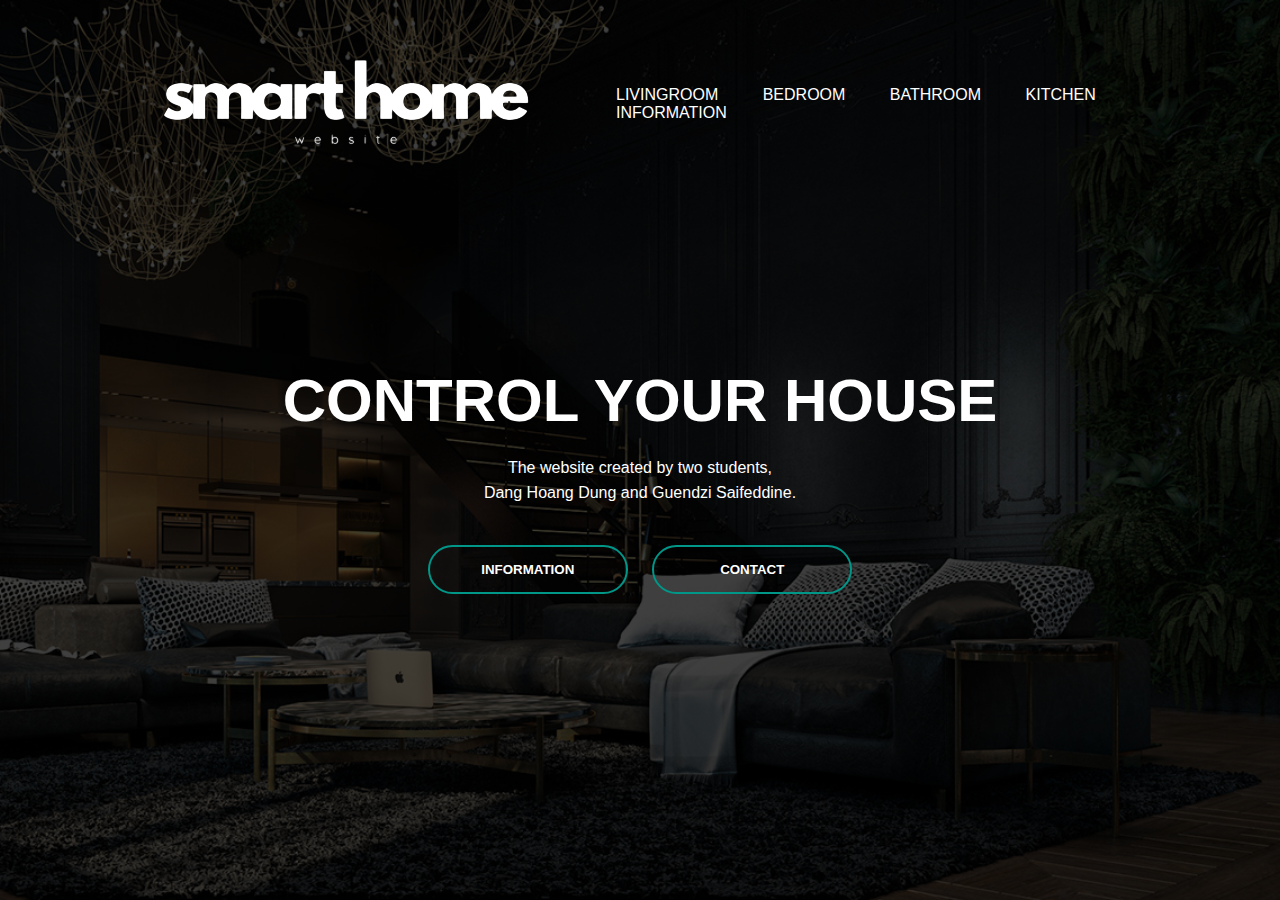
<file: index.html>
<html>
<head>
    <meta charset ="UTF-8">
    <meta name ="viewport" content="width=device-width, initial-scale=1.0">
    <title>Website</title>
    <link rel="stylesheet" href="style.css">
    <script src="script.js"></script>
</head>
<body>
    <div class ="banner">
        <div class="navbar">
            <img src="img/logo.png" class="logo">
            <ul>
                <li><a href="#">Livingroom</a>
                    <div class="sub-navbar-1">
                        <ul>
                            <li><a href="index_camera.html">Camera</a></li>
                            <li><a href="index_capPort.html">Capteur ouvert porte</a></li>
                        </ul>
                    </div>
                </li>
                <li><a href="#">Bedroom</a>
                    <div class="sub-navbar-2">
                        <ul>
                            <li><a href="index_curtain.html">Curtain</a></li>
                            <li><a href="index_lightbull.html">Light</a></li>
                        </ul>
                    </div>
                </li>
                <li><a href="#">Bathroom</a>
                    <div class="sub-navbar-3">
                        <ul>
                            <li><a href="index_capTemp.html">Capteur temperature</a></li>
                        </ul>
                    </div>
                </li>
                <li><a href="#">Kitchen</a>
                    <div class="sub-navbar-4">
                        <ul>
                            <li><a href="index_detectFum.html">Detecteur fumée</a></li>
                        </ul>
                    </div>
                </li>
                <li><a href="#">Information</a>
                    <div class="sub-navbar-5">
                        <ul>
                            <li><a href="index_rechercher.html">Rechercher</a></li>
                        </ul>
                    </div>
                </li>
            </ul>
        </div> 

        <div class="content">
            <h1>CONTROL YOUR HOUSE</h1>
            <p>The website created by two students,<br>Dang Hoang Dung and Guendzi Saifeddine.</p>
            <div>
                <button type="button"><span></span><a href="information.html">INFORMATION</a></button>
                <button type="button"><span></span><a href="contact.html">CONTACT</a></button>
            </div>
        </div>
    </div>
    
</body>
</html>
</file>
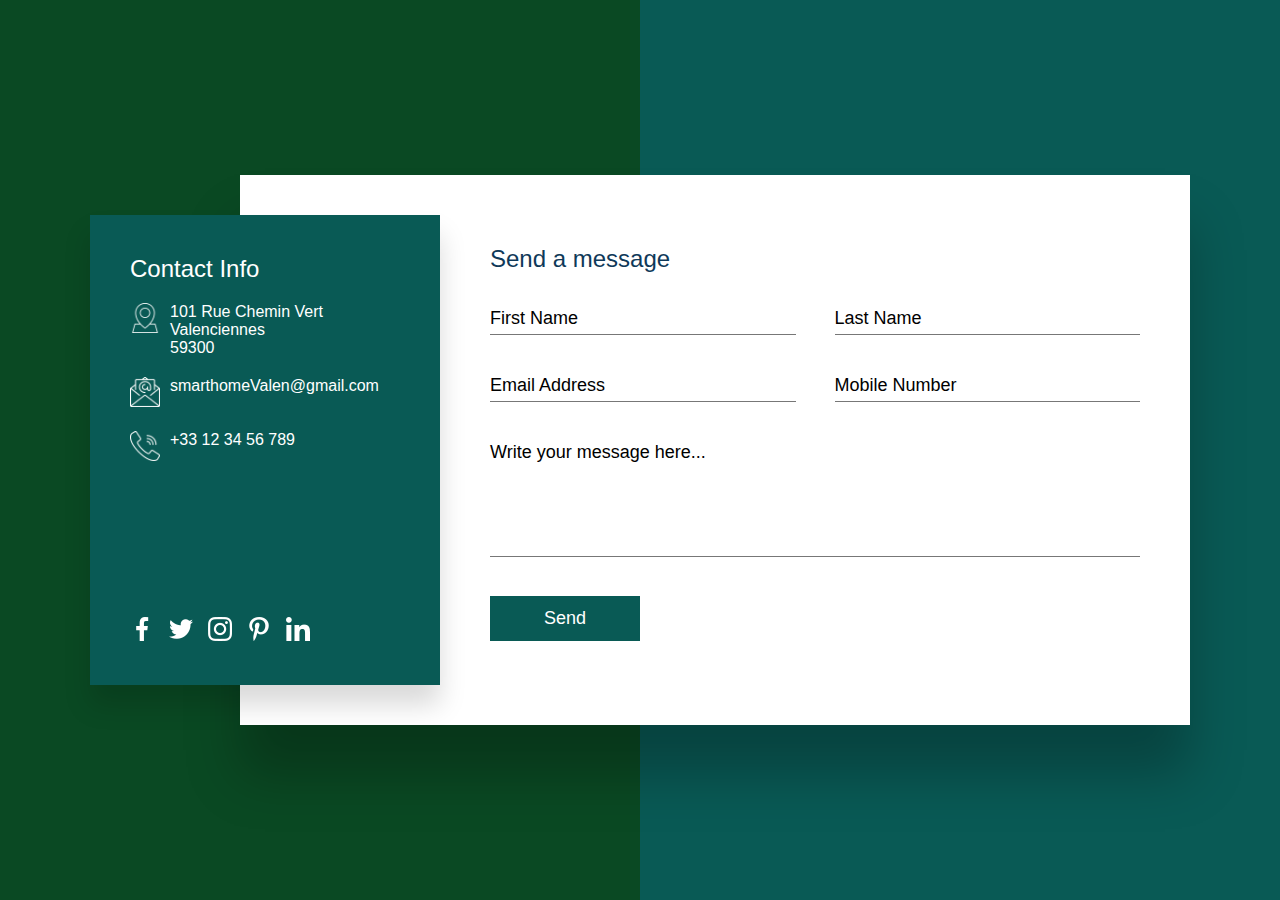
<file: contact.html>
<!DOCTYPE html>
<html>
    <head>
        <meta charset="utf-8">
        <meta name="viewport" content="width=device-width, initial-scale=1.0">
        <title>Contact</title>
        <link rel="stylesheet" href="style5.css">
    </head>
    <body>
        <section>
            <div class= "container">
                <div class= "contactInfo">
                    <div>
                        <h2>Contact Info</h2>
                        <ul class="info">
                            <li>
                                <span><img src="img5/location.png"></span>
                                    <span>101 Rue Chemin Vert<br>
                                    Valenciennes<br>
                                    59300</span>
                            </li>
                            <li>
                                <span><img src="img5/mail.png"></span>
                                <span>smarthomeValen@gmail.com</span>
                            </li>
                            <li>
                                <span><img src="img5/call.png"></span>
                                <span>+33 12 34 56 789</span>
                            </li>
                        </ul>
                    </div>
                    <ul class="sci">
                        <li><a href="#"><img src="img5/1.png"></a></li>
                        <li><a href="#"><img src="img5/2.png"></a></li>
                        <li><a href="#"><img src="img5/3.png"></a></li>
                        <li><a href="#"><img src="img5/4.png"></a></li>
                        <li><a href="#"><img src="img5/5.png"></a></li>
                    </ul>
                </div>

                <div class= "contactForm">
                    <h2>Send a message</h2>
                    <div class="formBox">
                        <div class="inputBox w50">
                            <input type="text" required>
                            <span>First Name</span>
                        </div>
                        <div class="inputBox w50">
                            <input type="text" required>
                            <span>Last Name</span>
                        </div>
                        <div class="inputBox w50">
                            <input type="email" required>
                            <span>Email Address</span>
                        </div>
                        <div class="inputBox w50">
                            <input type="text" required>
                            <span>Mobile Number</span>
                        </div>
                        <div class="inputBox w100">
                            <textarea required></textarea>
                            <span>Write your message here...</span>
                        </div>
                        <div class="inputBox w100">
                            <input type="submit" value="Send">
                        </div>
                    </div>
                </div>
            </div>
        </section>
    </body>
</html>
</file>
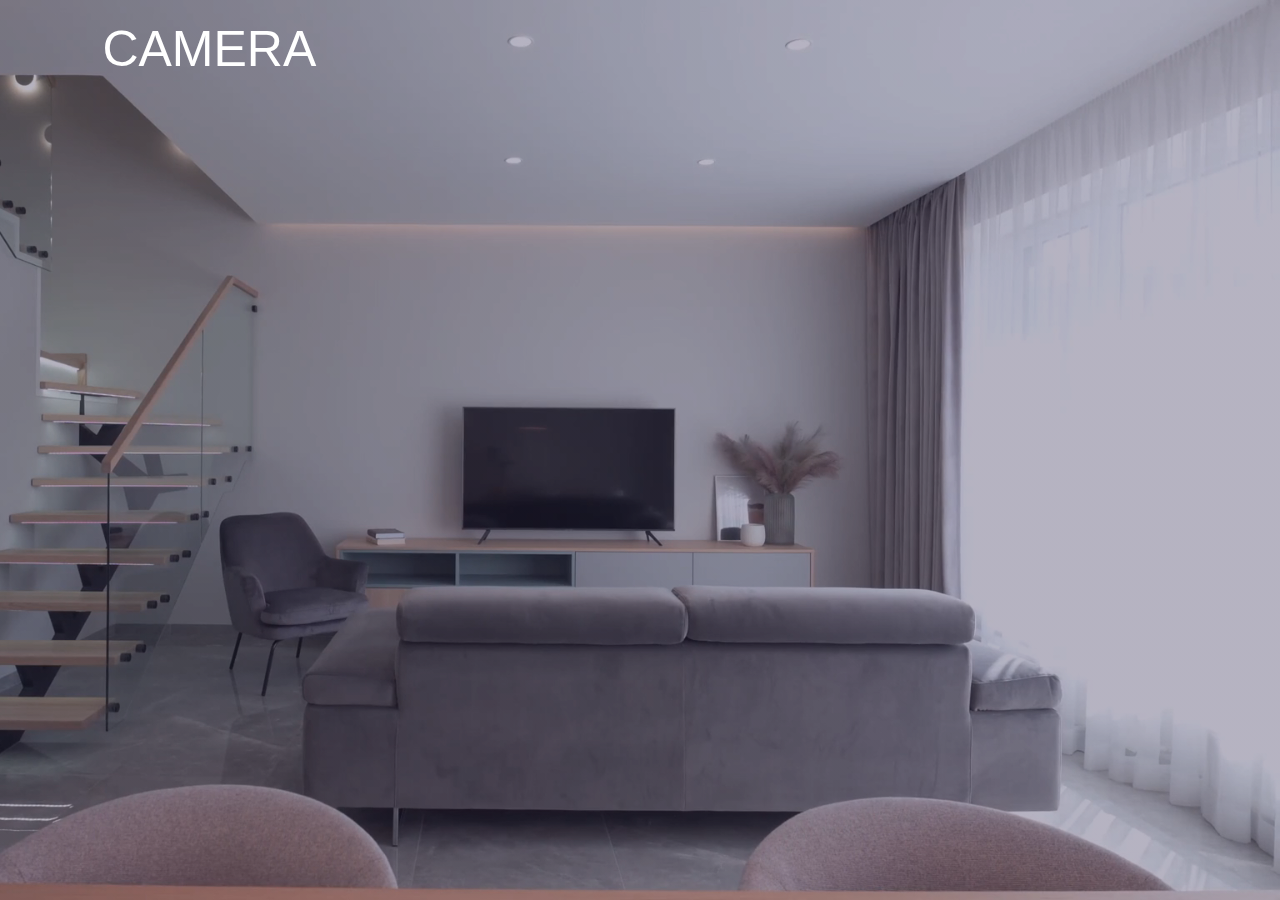
<file: index_camera.html>
<!DOCTYPE html>
<html>
<head>
    <meta name= "viewport" content= "width-device-width, initial-scale=1.0">
    <title>Camera</title>
    <link rel= "stylesheet" href= "style8.css">
</head>
<body>
    <div class="hero">
        <video autoplay loop muted plays-inline class="back-video">
            <source src="img8/livingroom.mp4" type="video/mp4">
        </video>
        <nav>
            <div class="content">
                <h1>CAMERA</h1>
            </div>
        </nav>
    </div>
</body>
</html>
</file>
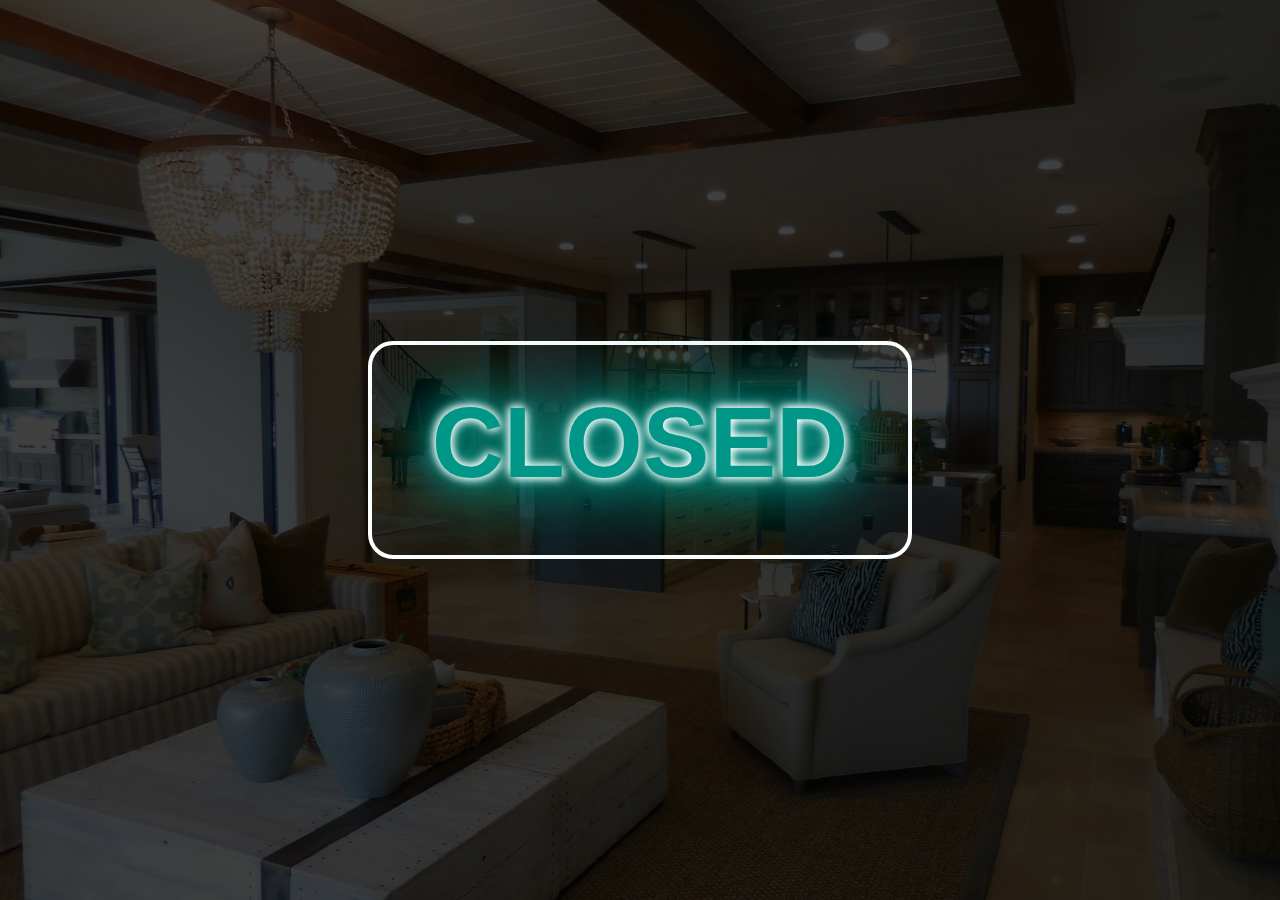
<file: index_capPort.html>
<!DOCTYPE html>
<html>
<head>
    <meta charset="utf-8">
    <title>Capteur Ouvert Porte</title>
    <link rel="stylesheet" href="style9.css">
</head>
<body>
    <h1 id="btn" class="neon">CLOSED</h1>

    <script>
        var btn = document.getElementById("btn");
        btn.onclick = function(){
            if(btn.classList.contains("neon")){
                btn.classList.remove("neon");
                btn.innerHTML = "CLOSED";
            }
            else{
                btn.classList.add("neon");
                btn.innerHTML = "OPEN";
            }
        }
    </script>
</body>
</html>
</file>
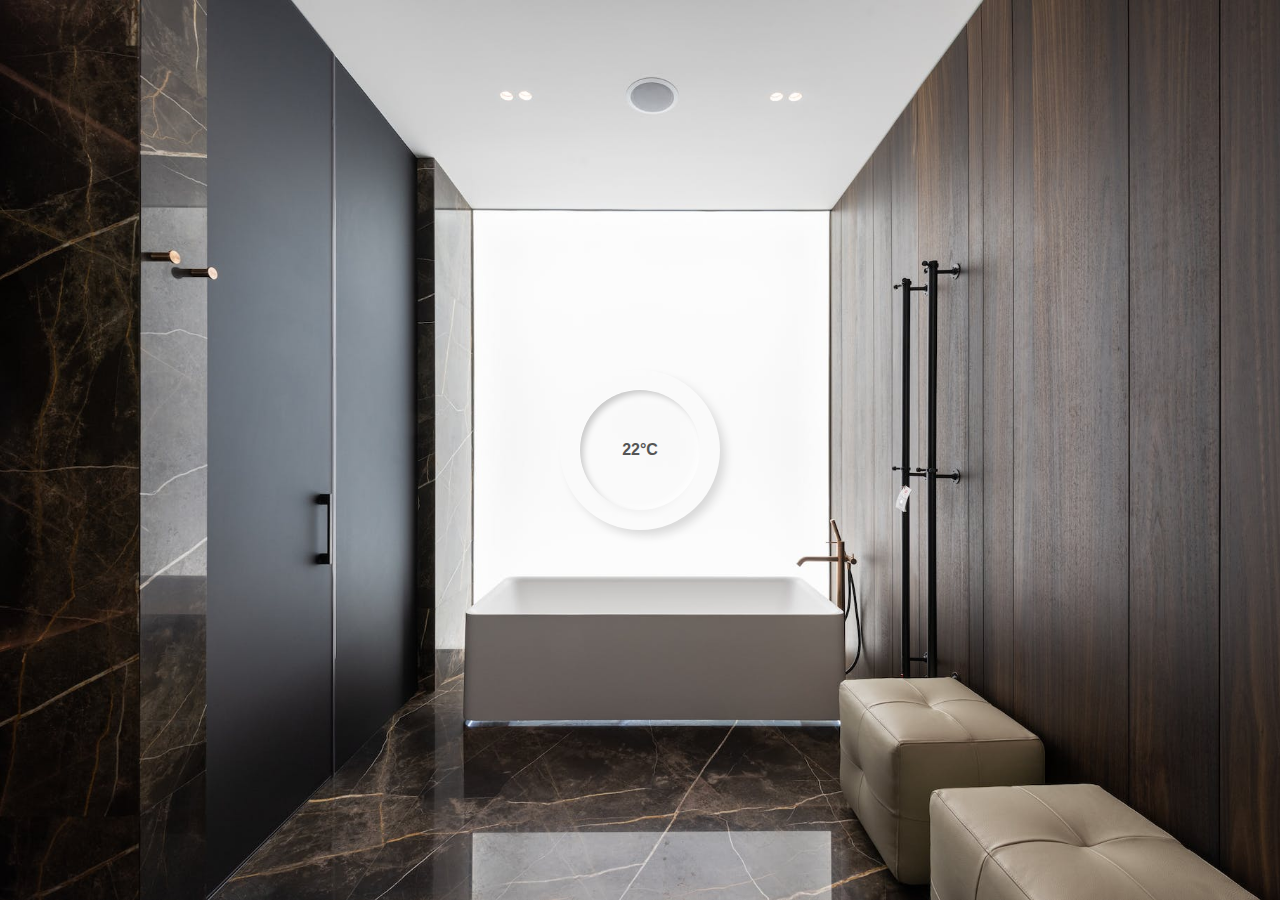
<file: index_capTemp.html>
<!DOCTYPE html>
<html lang="en">
<head>
    <meta charset="UTF-8">
    <meta http-equiv="X-UA-Compatible" content="IE=edge">
    <meta name="viewport" content="width=device-width, initial-scale=1.0">
    <title>Capteur Temperature</title>
    <link rel="stylesheet" href="style10.css">
</head>
<body>
    <div class="skill">
        <div class="outer">
            <div class="inner">
                <div id="number">
                    30°C
                </div>
            </div>
        </div>

        <svg xmlns="http://www.w3.org/2000/svg" version="1.1"
        width="160px" height="160px">
            <defs>
                <linearGradient id="GradientColor">
                    <stop offset="0%" stop-color="#e91e63"/>
                    <stop offset="100%" stop-color="#673ab7"/>
                </linearGradient>
            </defs>
            <circle cx="80" cy="80" r="70" stroke-linecap="round"/>
        </svg>
    </div>
    <script>
        let number = document.getElementById("number");
        let counter = 0;
        setInterval(() =>{
            if(counter == 30){
                clearInterval();
            }
            else{
                counter += 1;
                number.innerHTML = counter + "°C";
            }
        },30);
    </script>
</body>
</html>
</file>
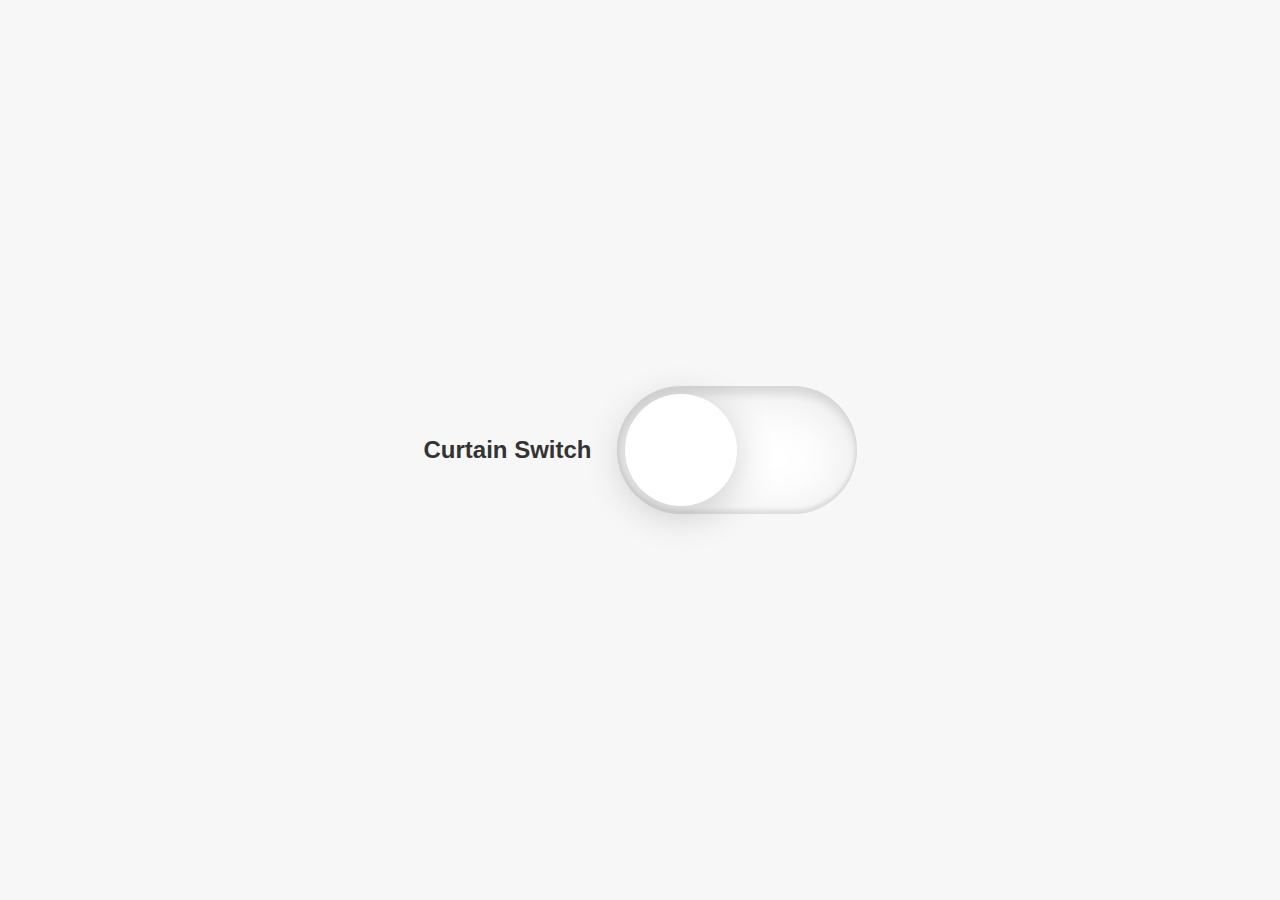
<file: index_curtain.html>
<!DOCTYPE html>
<html lang="en">
<head>
    <meta charset="UTF-8">
    <meta http-equiv="X-UA-Compatible" content="IE=edge">
    <meta name="viewport" content="width=device-width, initial-scale=1.0">
    <title>Curtain Switch</title>

    <link rel="stylesheet" href="style3.css">
    <link rel="stylesheet" href="https://cdnjs.cloudflare.com/ajax/libs/font-awesome/6.1.2/css/all.min.css" integrity="sha512-1sCRPdkRXhBV2PBLUdRb4tMg1w2YPf37qatUFeS7zlBy7jJI8Lf4VHwWfZZfpXtYSLy85pkm9GaYVYMfw5BC1A==" crossorigin="anonymous" referrerpolicy="no-referrer" />
    
</head>
<body>
    <h1 class="curtain-title">Curtain Switch</h1>
    <div class="btn">
        <div class="btn__indicator">
            <div class="btn__icon-container">
                <i class="btn__icon fa-solid"></i>
            </div>
        </div>
    </div>
    <script src="main.js"></script>

</body>
</html>
</file>
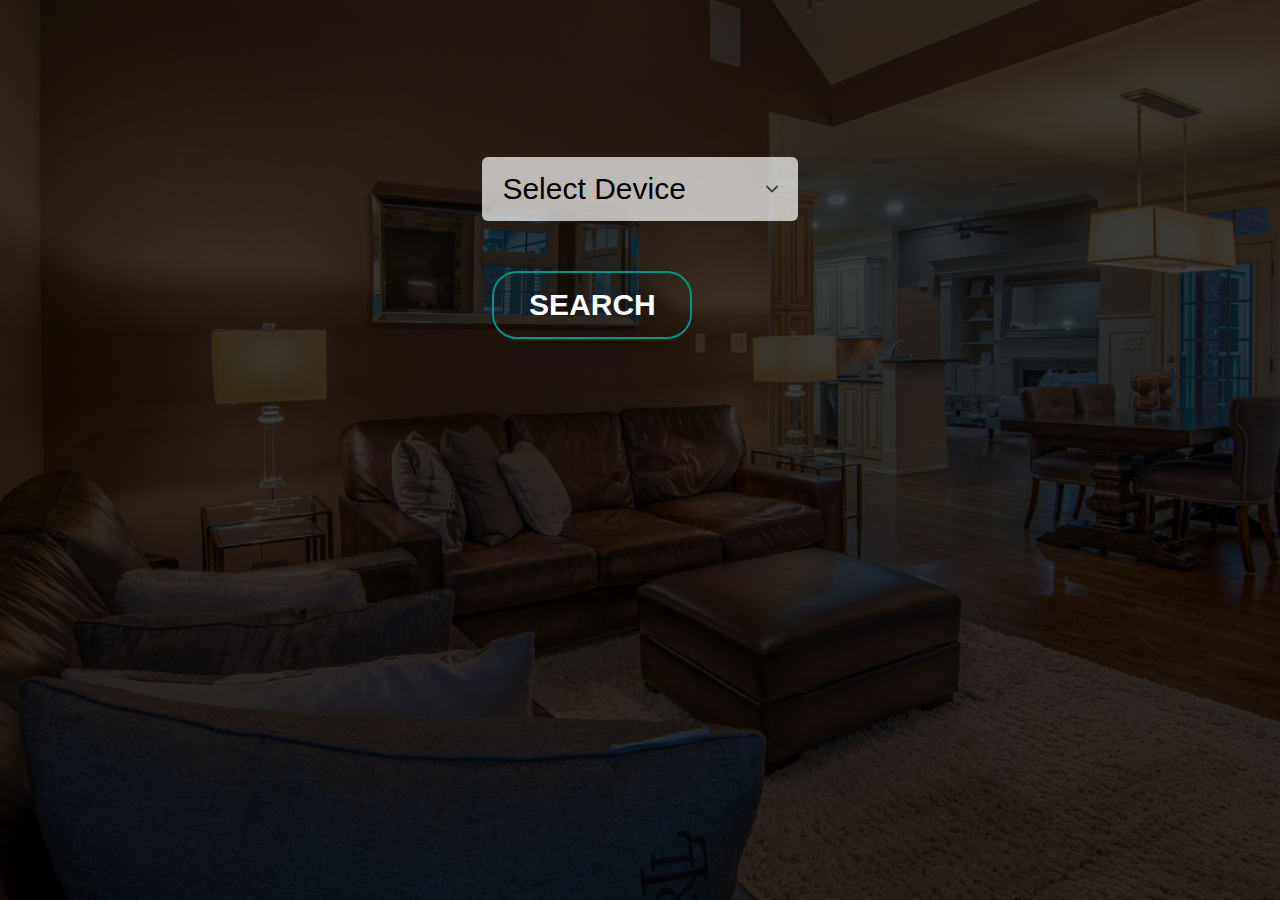
<file: index_rechercher.html>
<html>
<head>
    <title>Rechercher Information</title>
    <link rel="stylesheet" href="style7.css">
</head>
<body>
    <div class="hero">
        <form name="search" action="handle_search.php" method="POST">
            <div class="selector">
                <div id="selectField">
                    <p id="selectText">Select Device   </p>
                    <img src="img7/arrow.png" id="arrowIcon">
                </div>
                <div class="selector-btn-wrapper">
                    <button type="submit" name="search"><span></span>SEARCH</button>
                </div>

                <ul id="list" class="hide">
                    <li class="options">
                        <p>Camera</p>
                    </li>
                    <li class="options">
                        <p>Light</p>
                    </li>
                    <li class="options">
                        <p>Curtain</p>
                    </li>
                    <li class="options">
                        <p>Capteur Ouvert Porte</p>
                    </li>
                    <li class="options">
                        <p>Capteur Temperature</p>
                    </li>
                    <li class="options">
                        <p>Detecteur Fumee</p>
                    </li>
                </ul>

            </div>
            <input type="hidden" id="selectedItem" name="selectedItem">
        </form>
    </div>

    <script>
        var selectField = document.getElementById("selectField");
        var selectText = document.getElementById("selectText");
        var options = document.getElementsByClassName("options");
        var list = document.getElementById("list");
        var arrowIcon = document.getElementById("arrowIcon");

        selectField.onclick = function() {
            list.classList.toggle("hide");
            arrowIcon.classList.toggle("rotate");
        }
        
        for(option of options) {
            option.onclick = function() {
                selectText.innerHTML = this.textContent;
                list.classList.toggle("hide");
                arrowIcon.classList.toggle("rotate");
            }
        }

        document.querySelector('.selector-btn-wrapper button').addEventListener('click', function() {
            var selectedItem = document.getElementById('selectText').textContent.trim(); 
            document.getElementById('selectedItem').value = selectedItem; 
        });
    </script>
</body>

</html>
</file>
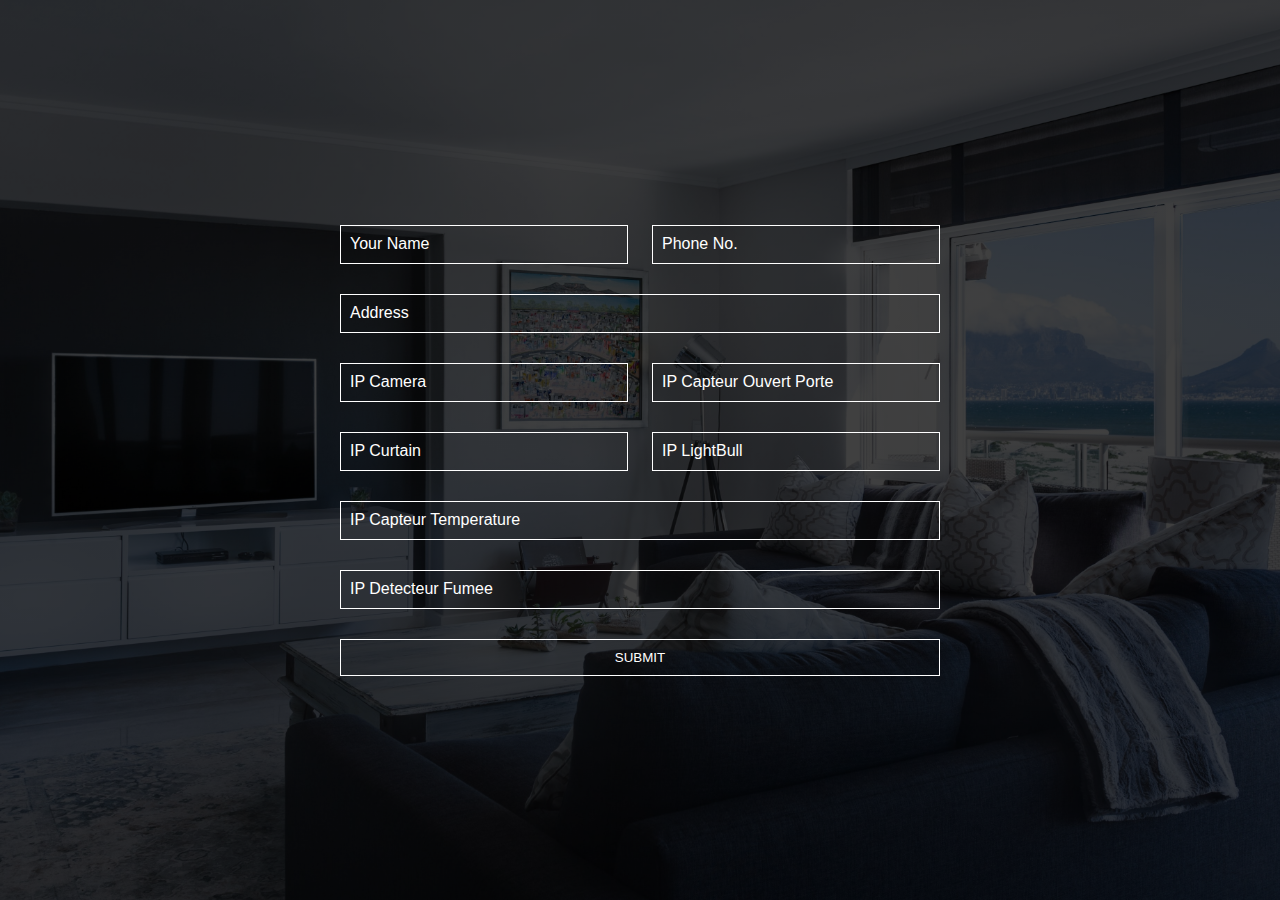
<file: information.html>
<!DOCTYPE html>
<html lang="en">
<head>
    <meta charset="UTF-8">
    <meta http-equiv="X-UA-Compatible" content="IE-edge">
    <meta name = "viewport" content="width=device-width,initial-scale=1.0">
    <title>Information</title>
    <link rel="stylesheet" href="style6.css">
</head>
<body>
    <div class="hero">

        <form action="info_enter.php" method="POST">
            <div class="row">
                <div class="input-group">
                    <input type="text" name="name" required>
                    <label for="name">Your Name</label>
                </div>
                <div class="input-group">
                    <input type="text" name="number" required>
                    <label for="number">Phone No.</label>
                </div>
            </div>
            <div class="input-group">
                <input type="text" name="address" required>
                <label for="address">Address</label>
            </div>

            <div class="row">
                <div class="input-group">
                    <input type="text" name="ip_camera" required>
                    <label for="ip_camera">IP Camera</label>
                </div>
                <div class="input-group">
                    <input type="text" name="ip_capteur_ouvertPorte" required>
                    <label for="ip_capteur_ouvertPorte">IP Capteur Ouvert Porte</label>
                </div>
            </div>
            <div class="row">
                <div class="input-group">
                    <input type="text" name="ip_curtain" required>
                    <label for="ip_curtain">IP Curtain</label>
                </div>
                <div class="input-group">
                    <input type="text" name="ip_light" required>
                    <label for="ip_light">IP LightBull</label>
                </div>
            </div>
            <div class="input-group">
                <input type="text" name="ip_capteur_temperature" required>
                <label for="ip_capteur_temperature">IP Capteur Temperature</label>
            </div>
            <div class="input-group">
                <input type="text" name="ip_detecteur_fumee" required>
                <label for="ip_detecteur_fumee">IP Detecteur Fumee</label>
            </div>

            <button type="submit" id="submitButton">SUBMIT</button>
        </form>

    </div>
    
    <script src="script2.js"></script>
</body>
</html>
</file>
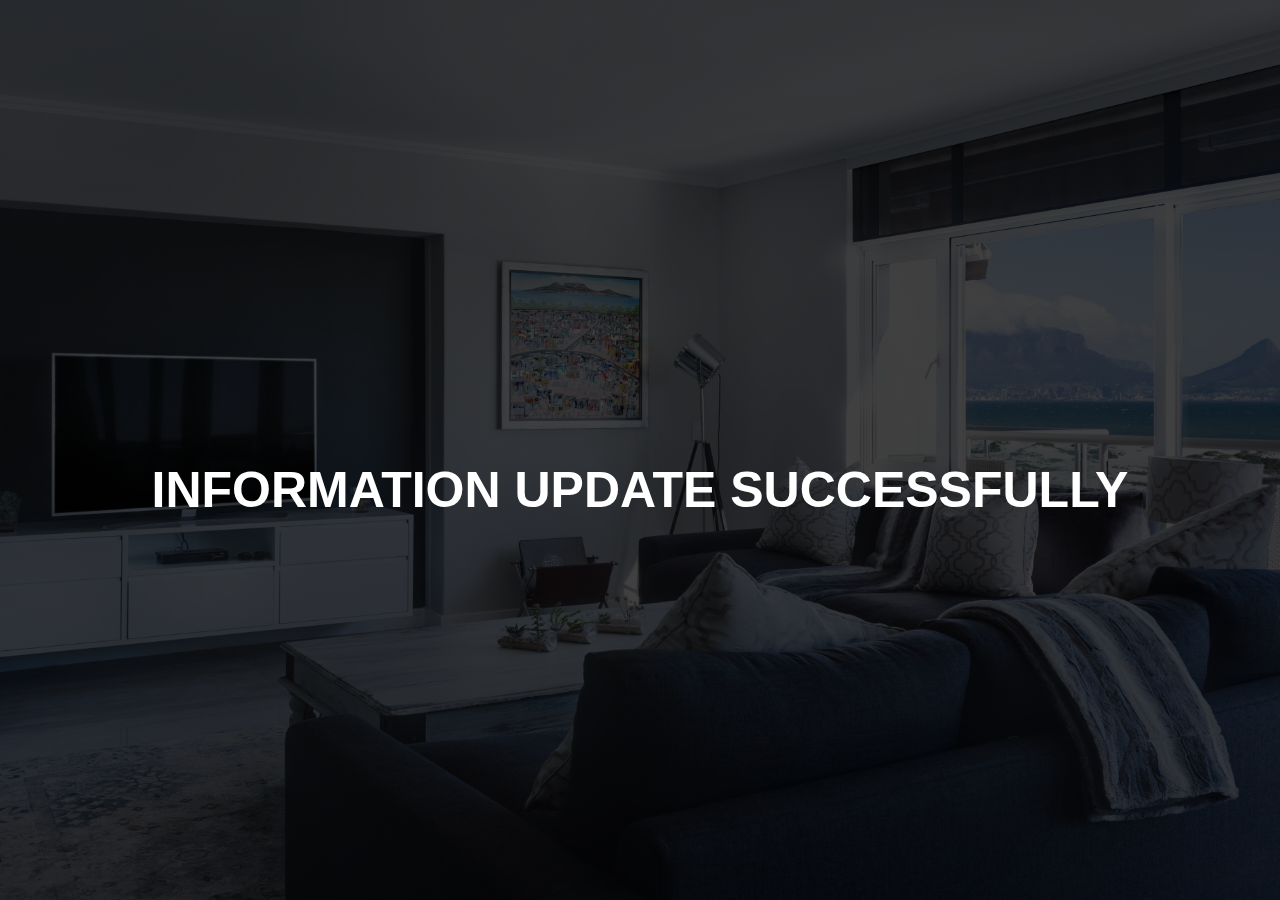
<file: information_update.html>
<!DOCTYPE html>
<html lang="en">

<head>
    <meta charset="UTF-8">
    <meta http-equiv="X-UA-Compatible" content="'IE=edge">
    <meta name="viewport" content="wodth=device-width,initial-scale=1.0">
    <title>Welcome site Smart Home</title>
    <link rel="stylesheet" href="style6_1.css">
</head>

<body>
    <div class="banner">
        <div class="content">
            <h1>INFORMATION UPDATE SUCCESSFULLY</h1>
        </div>
    </div>
</body>

</html>
</file>
<file: style.css>
*{
    margin:0;
    padding: 0;
    font-family: sans-serif;
}
.banner{
    width: 100%;
    height: 100vh;
    background-image: linear-gradient(rgba(0,0,0,0.75),rgba(0,0,0,0.75)),url("img/background.jpg");
    background-size: cover;
    background-position: center;
}
.navbar{
    width: 85%;
    margin: auto;
    padding: 35px 0;
    display: flex;
    align-items: center;
    justify-content: space-between;
}
.logo{
    width: 120 px;
    cursor: pointer;
}
.navbar ul li{
    list-style: none;
    display: inline-block;
    margin: 0 20px;
    position: relative;
}
.navbar ul li a{
    text-decoration: none;
    color: #fff;
    text-transform: uppercase;
}
.sub-navbar-1,
.sub-navbar-2,
.sub-navbar-3,
.sub-navbar-4,
.sub-navbar-5 {
    display: none;
    background: rgba(0, 150, 136, 0.8); 
    padding: 5px;
}
.navbar ul li:hover .sub-navbar-1,
.navbar ul li:hover .sub-navbar-2,
.navbar ul li:hover .sub-navbar-3,
.navbar ul li:hover .sub-navbar-4,
.navbar ul li:hover .sub-navbar-5 {
    display: block;
    position: absolute;
    background: rgb(0, 150, 136);
    margin-top: 15px;
    margin-left: -15px;
    padding: 5px;
    width: 0%;
}
.navbar ul li:hover .sub-navbar-1 ul,
.navbar ul li:hover .sub-navbar-2 ul,
.navbar ul li:hover .sub-navbar-3 ul,
.navbar ul li:hover .sub-navbar-4 ul,
.navbar ul li:hover .sub-navbar-5 ul{
    display: block;
    margin: 5px;
}
.navbar ul li:hover .sub-navbar-1 ul li,
.navbar ul li:hover .sub-navbar-2 ul li,
.navbar ul li:hover .sub-navbar-3 ul li,
.navbar ul li:hover .sub-navbar-4 ul li,
.navbar ul li:hover .sub-navbar-5 ul li{
    width: 150px;
    padding: 10px;
    border-bottom: 1px;
    background: transparent;
    border-radius: 0;
    text-align: left;
}
.navbar ul li:hover .sub-navbar-1 ul li:last-child,
.navbar ul li:hover .sub-navbar-2 ul li:last-child,
.navbar ul li:hover .sub-navbar-3 ul li:last-child,
.navbar ul li:hover .sub-navbar-4 ul li:last-child,
.navbar ul li:hover .sub-navbar-5 ul li:last-child{
    border-bottom: none;
}
.navbar ul li:hover .sub-navbar-1 ul li a:hover,
.navbar ul li:hover .sub-navbar-2 ul li a:hover,
.navbar ul li:hover .sub-navbar-3 ul li a:hover,
.navbar ul li:hover .sub-navbar-4 ul li a:hover,
.navbar ul li:hover .sub-navbar-5 ul li a:hover{
    color: #004a43;
}
.navbar ul li::after{
    content: '';
    height: 3px;
    width: 0;
    background: #009688;
    position: absolute;
    left: 0;
    bottom: -10px; 
    transition: 0.5s;
}
.navbar ul li:hover::after{
    width: 100%;
}
.content{
    width: 100%;
    position: absolute;
    top: 50%;
    transform: translateY(-50%);
    text-align: center;
    color: #fff;
}
.content h1{
    font-size: 60px;
    margin-top: 80px;
}
.content p{
    margin: 20px auto;
    font-weight: 100;
    line-height: 25px; 
}
button{
    width: 200px;
    padding: 15px 0;
    text-align: center;
    margin: 20px 10px;
    border-radius: 25px;
    font-weight: bold;
    border: 2px solid #009688;
    background: transparent;
    color: #fff;
    cursor: pointer;
    position: relative;
    overflow: hidden;
}
span{
    background: #009688;
    height: 100%;
    width: 0%;
    border-radius: 25px;
    position: absolute;
    left: 0;
    bottom: 0;
    z-index: -1;
    transition: 0.5s;
}
button:hover span{
    width: 100%;
}
button:hover{
    border: none;
}
button a {
    text-decoration: none;
    color: white;
    font-weight: bold;
}
</file>
<file: style5.css>
*
{
    margin: 0;
    padding: 0;
    box-sizing: border-box;
    font-family: sans-serif;
}
section
{
    display: flex;
    justify-content: center;
    align-items: center;
    min-height: 100vh;
    background: #095a55;
}
section::before
{
    content: '';
    position: absolute;
    top: 0;
    left: 0;
    width: 50%;
    height: 100%;
    background: #0A4923;
}
.container
{
    position: relative;
    min-width: 1100px;
    min-height: 550px;
    display: flex;
    z-index: 1000;
}
.container .contactInfo
{
    position: absolute;
    top: 40px;
    width: 350px;
    height: calc(100% - 80px);
    background: #095a55;
    z-index: 1;
    padding: 40px;
    display: flex;
    justify-content: center;
    flex-direction: column;
    justify-content: space-between;
    box-shadow: 0 20px 25px rgba(0, 0, 0, 0.15);
}
.container .contactInfo h2
{
    color: #fff;
    font-size: 24px;
    font-weight: 500;
}
.container .contactInfo ul.info
{
    position: relative;
    margin: 20px 0;
}
.container .contactInfo ul.info li
{
    position: relative;
    list-style: none;
    display: flex;
    margin: 20px 0;
    cursor: pointer;
    align-items: flex-start;
}
.container .contactInfo ul.info li span:nth-child(1)
{
    width: 30px;
    min-width: 30px;
}
.container .contactInfo ul.info li span:nth-child(1) img
{
    max-width: 100%;
    filter: invert(1);
}
.container .contactInfo ul.info li span:nth-child(2)
{
    color: #fff;
    margin-left: 10px;
    font-weight: 300;
}
.container .contactInfo ul.sci
{
    position: relative;
    display: flex;
}
.container .contactInfo ul.sci li 
{
    list-style: none;
    margin-right: 15px;
}
.container .contactInfo ul.sci li a
{
    text-decoration: none;
}
.container .contactInfo ul.sci li a img
{
    filter: invert(1);
}
.container .contactForm
{
    position: absolute;
    padding: 70px 50px;
    padding-left: 250px;
    margin-left: 150px;
    width: calc(100% - 150px);
    height: 100%;
    background: #fff;
    box-shadow: 0 50px 50px rgba(0, 0, 0, 0.25);
}
.container .contactForm h2
{
    color: #0f3959;
    font-size: 24px;
    font-weight: 500;
}
.container .contactForm .formBox
{
    position: relative;
    display: flex;
    justify-content: space-between;
    flex-wrap: wrap;
    padding-top: 30px;
}
.container .contactForm .formBox .inputBox
{
    position: relative;
    margin-bottom: 35px;
}
.container .contactForm .formBox .inputBox.w50
{
    width: 47%;
}
.container .contactForm .formBox .inputBox.w100
{
    width: 100%;
}
.container .contactForm .formBox .inputBox input,
.container .contactForm .formBox .inputBox textarea
{
    width: 100%;
    resize: none;
    padding: 5px 0;
    font-size: 18px;
    font-weight: 300;
    color: #333;
    border: none;
    outline: none;
    border-bottom: 1px solid #777;
}
.container .contactForm .formBox .inputBox textarea
{
    height: 120px;
}
.container .contactForm .formBox .inputBox span
{
    position: absolute;
    left: 0;
    padding: 5px 0;
    pointer-events: none;
    font-size: 18px;
    font-weight: 300;
    transition: 0.3s;
}
.container .contactForm .formBox .inputBox input:focus ~ span,
.container .contactForm .formBox .inputBox input:valid ~ span,
.container .contactForm .formBox .inputBox textarea:focus ~ span,
.container .contactForm .formBox .inputBox textarea:valid ~ span
{
    transform: translateY(-20px);
    font-size: 12px;
    font-weight: 400;
    letter-spacing: 1px;
    color: #095a55;
    font-weight: 500;
}
.container .contactForm .formBox .inputBox input[type="submit"]
{
    position: relative;
    cursor: pointer;
    background: #095a55;
    color: #fff;
    border: none;
    max-width: 150px;
    padding: 12px;
}
.container .contactForm .formBox .inputBox input[type="submit"]:hover
{
    background: #0d948b;
}
</file>
<file: style8.css>
*{
    margin:0;
    padding:0;
    box-sizing: border-box;
    font-family: sans-serif;
}
.hero{
    width: 100%;
    height: 100vh;
    background-image: linear-gradient(rgba(12,3,51,0.3),rgba(12,3,51,0.3));
    padding: 0 5%;
    display: flex;
    align-items: center;
    justify-content: center;
}
nav{
    width: 100%;
    position: absolute;
    top: 0;
    left: 0;
    padding: 20px 8%;
    display: flex;
    align-items: center;
    justify-content: space-between;
}
.content h1{
    font-size: 50px;
    color: #fff;
    font-weight: 300;
}
.back-video{
    position: absolute;
    right: 0;
    bottom: 0;
    z-index: -1;
}
@media(min-aspect-ratio: 16/9){
    .back-video{
        width: 100%;
        height: auto;
    }
}
@media(max-aspect-ratio: 16/9){
    .back-video{
        width: auto;
        height: 100%;
    }
}
</file>
<file: style9.css>
*{
    margin: 0;
    padding: 0;
}
body{
    font-family: sans-serif;
    display: flex;
    justify-content: center;
    align-items: center;
    background-image: linear-gradient(rgba(0,0,0,0.75),rgba(0,0,0,0.75)),url("img9/cap_por.jpg");
    background-size: cover;
    background-position: center;
    min-height: 100vh;
}
h1{
    font-size: 100px;
    font-weight: 200px;
    color: #fff;
    padding: 40px 60px 55px;
    border: 4px solid #fff;
    border-radius: 25px;
    cursor: pointer;
}
.neon{
    color: #009688;
    animation: neon-effect 1s ease-in-out infinite alternate;
    text-shadow: -2px -2px 10px #fff, 
        2px 2px 10px #fff, 
        0 0 20px #009688,
        0 0 40px #009688,
        0 0 60px #009688,
        0 0 80px #009688,
        0 0 100px #009688;
}
</file>
<file: style10.css>
*{
    margin: 0;
    padding: 0;
    box-sizing: border-box;
    font-family: sans-serif;
}
body{
    background-image: url("img10/bath.jpg");
    background-size: cover;
    background-position: center;
    height: 100vh;
    display: flex;
    align-items: center;
    justify-content: center;
}
.skill{
    width: 160px;
    height: 160px;
    /*background: cornflowerblue;*/
    position: relative;
}
.outer{
    height: 160px;
    width: 160px;
    border-radius: 50%;
    padding: 20px;
    box-shadow: 6px 6px 10px -1px rgba(0,0,0,0.15),
                6px 6px 10px -1px rgba(255, 255, 255, 0.7);
}
.inner{
    height: 120px;
    width: 120px;
    border-radius: 50%;
    display: flex;
    align-items: center;
    justify-content: center;
    box-shadow: inset 4px 4px 6px -1px rgba(0,0,0,0.2),
                inset -4px -4px 6px -1px rgba(255, 255, 255, 0.7),
                -0.5px -0.5px 0px rgba(255, 255, 255, 1),
                0.5px 0.5px 0px rgba(255, 255, 255, 0.15),
                0px 12px 10px -10px rgba(0,0,0,0.05);
}
#number{
    font-weight: 600;
    color: #555;
}
circle{
    fill:none;
    stroke: url(#GradientColor);
    stroke-width: 20px;
    stroke-dasharray: 472;
    stroke-dashoffset: 472;
    animation: anim 2s linear forwards;
}
svg{
    position: absolute;
    top: 0;
    left: 0;
}
@keyframes anim{
    100%{
        stroke-dashoffset: 330;
    }
}
</file>
<file: style3.css>
:root{
    /* COLORS */
    --color: #9176FF;
    --dark-color: #2b2b2b;
    --dark-icon-color: #fff;
    --light-color: #f7f7f7;
    --light-icon-color: #FFDE59;
}
  
*{
    margin: 0;
    padding: 0;
    box-sizing: border-box;
    font-family: sans-serif;
}
  
body{
    display: flex;
    justify-content: center;
    align-items: center;
    height: 100vh;
    background-color: var(--light-color);
}
.curtain-title {
    font-size: 24px; 
    color: #333; 
    text-align: center;
    padding-right: 25px; 
}

.btn{
    background-color: #fff;
    width: 15em;
    height: 8em;
    border-radius: 10em;
    padding: 0 0.5em;
  
    box-shadow: inset 0 8px 60px rgba(0,0,0, .1),
                inset 0 8px 8px rgba(0,0,0, .1),
                inset 0 -4px 4px rgba(0,0,0, .1);
  
    position: relative;
  
    display: flex;
    align-items: center;
  
    cursor: pointer;
}
  
.btn__indicator{
    background-color: #fff;
    width: 7em;
    height: 7em;
    border-radius: 50%;
  
    position: absolute;
  
    box-shadow: 0 8px 40px rgba(0,0,0, .2);
  
    transition: transform .3s ease;
}
  
.btn__icon-container{
    width: 100%;
    height: 100%;
  
    display: flex;
    justify-content: center;
    align-items: center;
}
  
.btn__icon{
    color: var(--light-icon-color);
    font-size: 3rem;
}
  
.btn__icon.animated{
    animation: spin 1.5s;
}
  
@keyframes spin{
    to {
      transform: rotate(360deg);
    }
}
  
body.darkmode{
    background-color: var(--dark-color);
}

.darkmode .curtain-title{
    color: #fff;
}
  
.darkmode .btn{
    box-shadow: inset 0 8px 60px rgba(0,0,0, .3),
                inset 8px 0 8px rgba(0,0,0, .3),
                inset 0 -4px 4px rgba(0,0,0, .3);
}
  
.darkmode .btn__indicator{
    transform: translateX(7em);
    background-color: var(--dark-color);
    box-shadow: 0 8px 40px rgba(0,0,0, .3);
}
  
.darkmode .btn__icon{
    color: var(--dark-icon-color);
}
</file>
<file: style7.css>
* {
    margin: 0;
    padding: 0;
    font-family: sans-serif;
    font-size: 30px;
    font-weight: 60;
}
.hero {
    width: 100%;
    height: 100vh;
    background-image: linear-gradient(rgba(0,0,0,0.75),rgba(0,0,0,0.75)),url("img7/pexels-curtis-adams-3773570.jpg");
    background-size: cover;
    background-position: center;
    display: flex;
    align-items: center;
    justify-content: center;
}
.selector {
    width: 350 px;
}
.selector-btn-wrapper {
    display: flex;
    align-items: center;
}
#selectField {
    width: 100%;
    padding: 15px 20px;
    margin-bottom: 30px;
    box-sizing: border-box;
    background: rgba(255,255,255,0.7);
    border-radius: 6px;
    display: flex;
    align-items: center;
    justify-content: space-between;
    cursor: pointer;
}
#selectField img {
    width: 12px;
    transition: transform 0.5s;
}
#list {
    width: 100%;
    background: rgba(255,255,255,0.7);
    border-radius: 6px;
    overflow: hidden;
}
.options {
    width: 100%;
    padding: 15px;
    list-style: none;
    cursor: pointer;
    box-sizing: border-box;
    position: relative;
}
.options:hover {
    background: rgba(255,255,255,0.7);
}
.hide {
    visibility: hidden;
}
.rotate {
    transform: rotate(180deg);
}
button{
    width: 200px;
    padding: 15px 0;
    text-align: center;
    margin: 20px 20px 20px 10px;
    border-radius: 25px;
    font-weight: bold;
    border: 2px solid #009688;
    background: transparent;
    color: #fff;
    cursor: pointer;
    position: relative;
    overflow: hidden;
}
span{
    background: #009688;
    height: 100%;
    width: 0%;
    border-radius: 25px;
    position: absolute;
    left: 0;
    bottom: 0;
    z-index: -1;
    transition: 0.5s;
}
button:hover span{
    width: 100%;
}
button:hover{
    border: none;
}
button a {
    text-decoration: none;
    color: white;
    font-weight: bold;
}
</file>
<file: style6.css>
*
{
    margin: 0;
    padding: 0;
    font-family: sans-serif;
    box-sizing: border-box;
}
.hero
{
    width: 100%;
    height: 100vh;
    background-image: linear-gradient(rgba(0,0,0,0.75),rgba(0,0,0,0.75)),url('img6/info.jpg');
    background-size: cover;
    background-position: center;
    display: flex;
    align-items: center;
    justify-content: center;
}
form
{
    width: 90%;
    max-width: 600px;
}
.input-group
{
    margin-bottom: 30px;
    position: relative;
}
input
{
    width: 100%;
    padding: 10px;
    outline: 0;
    border: 1px solid #fff;
    color: #fff;
    background: transparent;
    font-size: 15px;
}
label
{
    height: 100%;
    position: absolute;
    left: 0;
    top: 0;
    padding: 10px;
    color: #fff;
    cursor: text;
    transition: 0.2s;
}
button
{
    padding: 10px 0;
    color: #fff;
    outline: none;
    background: transparent;
    border: 1px solid #fff;
    width: 100%;
    cursor: pointer;
}
input:focus~label,
input:valid~label
{
    top: -35px;
    font-size: 14px;
}
.row
{
    display: flex;
    align-items: center;
    justify-content: space-between;
}
.row .input-group
{
    flex-basis: 48%;
}
</file>
<file: style6_1.css>
*{
    margin:0;
    padding: 0;
    font-family: sans-serif;
}
.banner{
    width: 100%;
    height: 100vh;
    background-image: linear-gradient(rgba(0,0,0,0.75),rgba(0,0,0,0.75)),url("img6/info.jpg");
    background-size: cover;
    background-position: center;
}
.content{
    width: 100%;
    position: absolute;
    top: 50%;
    transform: translateY(-50%);
    text-align: center;
    color: #fff;
}
.content h1{
    font-size: 50px;
    margin-top: 80px;
}
</file>
